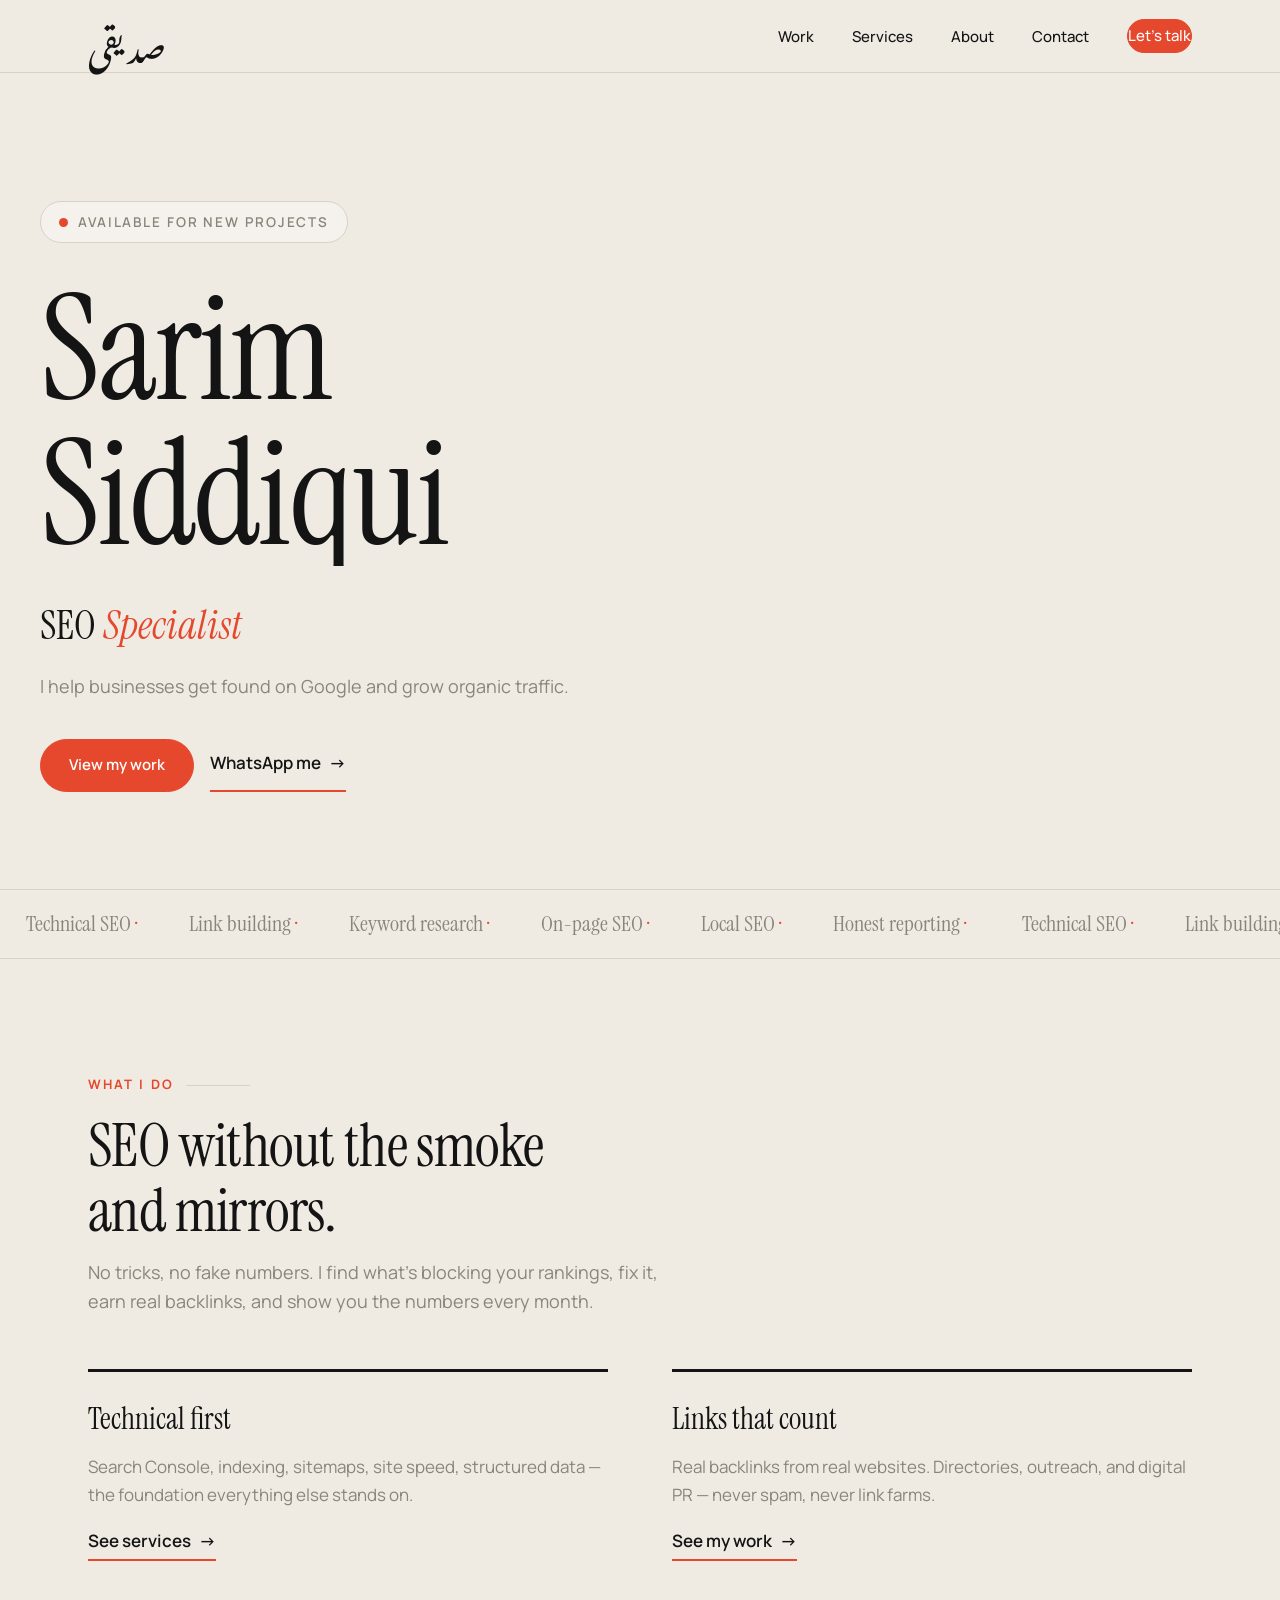
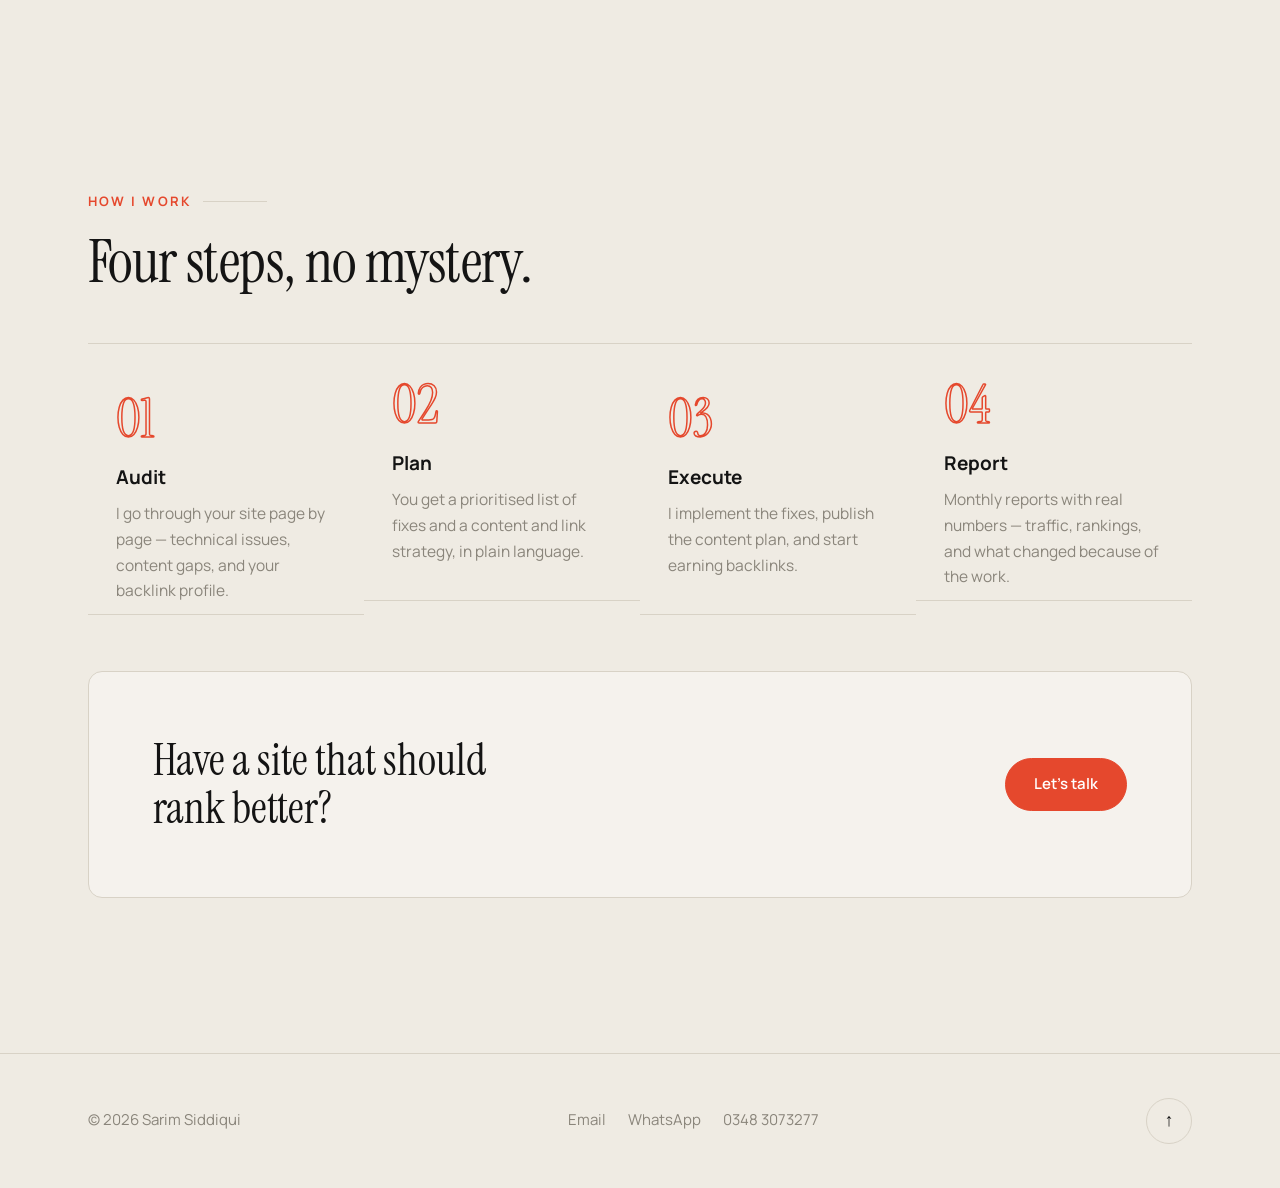
<file: index.html>
<!DOCTYPE html>
<html lang="en">
<head>
  <meta charset="UTF-8">
  <meta name="viewport" content="width=device-width, initial-scale=1.0">
  <title>Sarim Siddiqui | SEO Specialist</title>
  <meta name="description" content="Sarim Siddiqui is an SEO specialist helping businesses get found on Google and grow organic traffic. Technical SEO, link building, and honest reporting.">
  <!-- TODO: replace with the live domain before deploying -->
  <link rel="canonical" href="https://sarimsiddiqui.com/">
  <meta property="og:type" content="website">
  <meta property="og:title" content="Sarim Siddiqui | SEO Specialist">
  <meta property="og:description" content="I help businesses get found on Google and grow organic traffic.">
  <meta property="og:url" content="https://sarimsiddiqui.com/">
  <meta property="og:image" content="https://sarimsiddiqui.com/assets/img/og-image.png">
  <meta name="twitter:card" content="summary_large_image">
  <meta name="twitter:title" content="Sarim Siddiqui | SEO Specialist">
  <meta name="twitter:description" content="I help businesses get found on Google and grow organic traffic.">
  <meta name="twitter:image" content="https://sarimsiddiqui.com/assets/img/og-image.png">
  <!-- TODO: paste the real GA4 measurement ID -->
  <!-- <script async src="https://www.googletagmanager.com/gtag/js?id=G-XXXXXXXXXX"></script> -->
  <!-- TODO: paste the real Search Console verification token -->
  <!-- <meta name="google-site-verification" content="PASTE_TOKEN_HERE"> -->
  <link rel="preconnect" href="https://fonts.googleapis.com">
  <link rel="preconnect" href="https://fonts.gstatic.com" crossorigin>
  <link href="https://fonts.googleapis.com/css2?family=Instrument+Serif:ital@0;1&family=Manrope:wght@400;500;600;700&family=Noto+Nastaliq+Urdu:wght@400;500;600&display=swap" rel="stylesheet">
  <link rel="stylesheet" href="assets/css/style.css">
  <link rel="icon" type="image/svg+xml" href="assets/img/logo.svg">
  <script type="application/ld+json">
  {
    "@context": "https://schema.org",
    "@type": "Person",
    "name": "Sarim Siddiqui",
    "jobTitle": "SEO Specialist",
    "email": "mailto:Sarimsiddiqui900@gmail.com",
    "telephone": "+923483073277"
  }
  </script>
  <script type="application/ld+json">
  {
    "@context": "https://schema.org",
    "@type": "ProfessionalService",
    "name": "Sarim Siddiqui — SEO Specialist",
    "description": "Technical SEO, link building, keyword research, on-page SEO, local SEO and reporting.",
    "email": "mailto:Sarimsiddiqui900@gmail.com",
    "telephone": "+923483073277"
  }
  </script>
</head>
<body>
  <header class="nav">
    <div class="wrap nav-inner">
      <a class="brand" href="index.html" aria-label="Sarim Siddiqui — home">
        <span class="brand-urdu" lang="ur" aria-hidden="true">&#1589;&#1583;&#1740;&#1602;&#1740;</span>
      </a>
      <nav aria-label="Main navigation">
        <ul class="nav-links" id="nav-links">
          <li><a href="work.html">Work</a></li>
          <li><a href="services.html">Services</a></li>
          <li><a href="about.html">About</a></li>
          <li><a href="contact.html">Contact</a></li>
          <li><a class="btn" href="contact.html">Let's talk</a></li>
        </ul>
      </nav>
      <button class="burger" aria-label="Open menu" aria-expanded="false" aria-controls="nav-links">
        <span></span><span></span><span></span>
      </button>
    </div>
  </header>

  <main>
    <section class="hero wrap" aria-labelledby="hero-h">
      <span class="hero-kicker"><span class="dot" aria-hidden="true"></span>Available for new projects</span>
      <h1 id="hero-h">
        <span class="line"><span>Sarim</span></span>
        <span class="line"><span>Siddiqui</span></span>
      </h1>
      <p class="hero-sub">SEO <em>Specialist</em></p>
      <p class="hero-pos">I help businesses get found on Google and grow organic traffic.</p>
      <div class="hero-cta">
        <a class="btn" href="work.html">View my work</a>
        <a class="link-arrow" href="https://wa.me/923483073277" target="_blank" rel="noopener">WhatsApp me <span class="arr" aria-hidden="true">&rarr;</span></a>
      </div>
    </section>

    <div class="marquee" aria-hidden="true">
      <div class="marquee-track">
        <span>Technical SEO <b>&middot;</b></span><span>Link building <b>&middot;</b></span><span>Keyword research <b>&middot;</b></span><span>On-page SEO <b>&middot;</b></span><span>Local SEO <b>&middot;</b></span><span>Honest reporting <b>&middot;</b></span>
        <span>Technical SEO <b>&middot;</b></span><span>Link building <b>&middot;</b></span><span>Keyword research <b>&middot;</b></span><span>On-page SEO <b>&middot;</b></span><span>Local SEO <b>&middot;</b></span><span>Honest reporting <b>&middot;</b></span>
      </div>
    </div>

    <section aria-labelledby="what-i-do">
      <div class="wrap">
        <p class="sec-label rv">What I do</p>
        <h2 class="sec-title rv" id="what-i-do">SEO without the smoke<br>and mirrors.</h2>
        <p class="sec-intro rv d1">No tricks, no fake numbers. I find what's blocking your rankings, fix it, earn real backlinks, and show you the numbers every month.</p>
        <div class="teaser-grid">
          <div class="teaser rv">
            <h3>Technical first</h3>
            <p>Search Console, indexing, sitemaps, site speed, structured data — the foundation everything else stands on.</p>
            <a class="link-arrow" href="services.html">See services <span class="arr" aria-hidden="true">&rarr;</span></a>
          </div>
          <div class="teaser rv d1">
            <h3>Links that count</h3>
            <p>Real backlinks from real websites. Directories, outreach, and digital PR — never spam, never link farms.</p>
            <a class="link-arrow" href="work.html">See my work <span class="arr" aria-hidden="true">&rarr;</span></a>
          </div>
        </div>
      </div>
    </section>

    <section aria-labelledby="how-i-work">
      <div class="wrap">
        <p class="sec-label rv">How I work</p>
        <h2 class="sec-title rv" id="how-i-work">Four steps, no mystery.</h2>
        <div class="steps">
          <div class="step rv">
            <span class="step-n" aria-hidden="true">01</span>
            <h3>Audit</h3>
            <p>I go through your site page by page — technical issues, content gaps, and your backlink profile.</p>
          </div>
          <div class="step rv d1">
            <span class="step-n" aria-hidden="true">02</span>
            <h3>Plan</h3>
            <p>You get a prioritised list of fixes and a content and link strategy, in plain language.</p>
          </div>
          <div class="step rv d2">
            <span class="step-n" aria-hidden="true">03</span>
            <h3>Execute</h3>
            <p>I implement the fixes, publish the content plan, and start earning backlinks.</p>
          </div>
          <div class="step rv d3">
            <span class="step-n" aria-hidden="true">04</span>
            <h3>Report</h3>
            <p>Monthly reports with real numbers — traffic, rankings, and what changed because of the work.</p>
          </div>
        </div>
        <div class="big-cta rv">
          <h3>Have a site that should<br>rank better?</h3>
          <a class="btn" href="contact.html">Let's talk</a>
        </div>
      </div>
    </section>
  </main>

  <footer>
    <div class="wrap foot">
      <span>&copy; <span id="year">2026</span> Sarim Siddiqui</span>
      <nav aria-label="Footer">
        <a href="mailto:Sarimsiddiqui900@gmail.com">Email</a>
        <a href="https://wa.me/923483073277" target="_blank" rel="noopener">WhatsApp</a>
        <a href="tel:+923483073277">0348 3073277</a>
      </nav>
      <button class="to-top" aria-label="Back to top">&uarr;</button>
    </div>
  </footer>

  <script src="assets/js/main.js" defer></script>
</body>
</html>
</file>
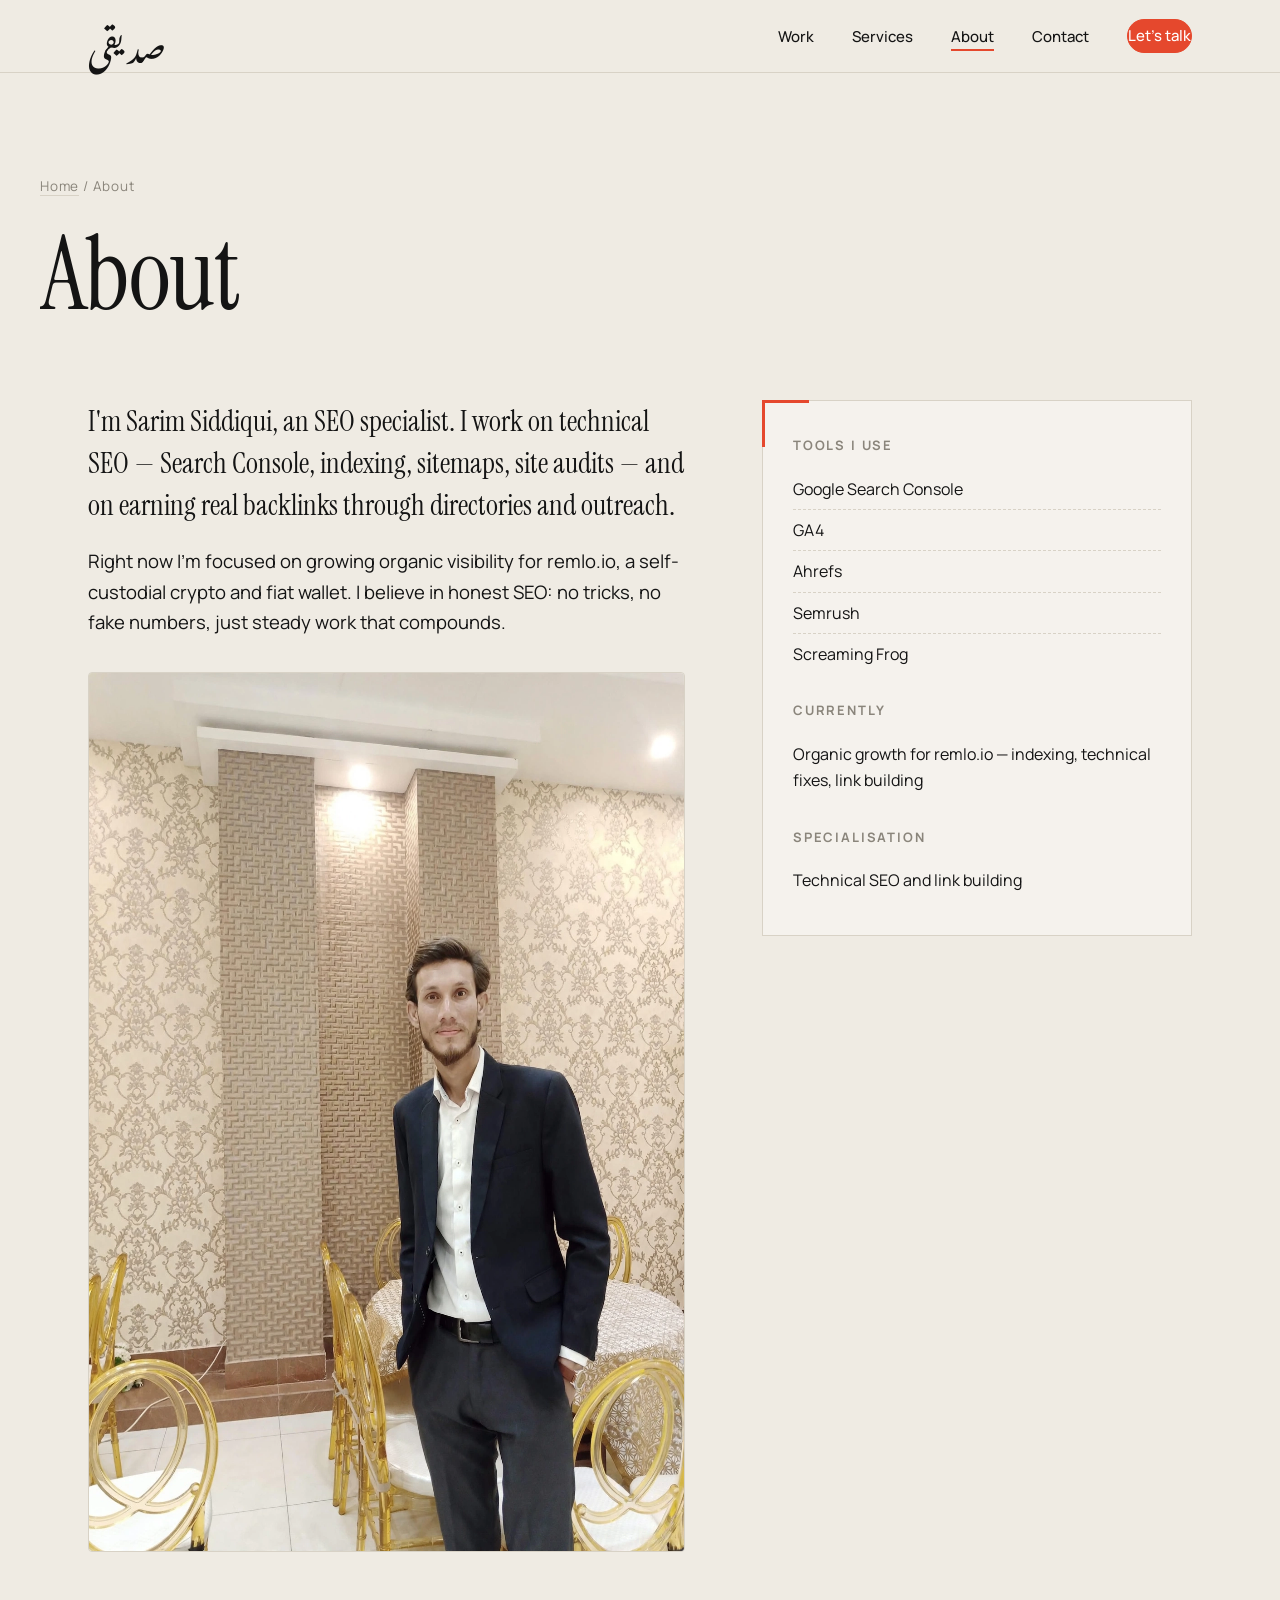
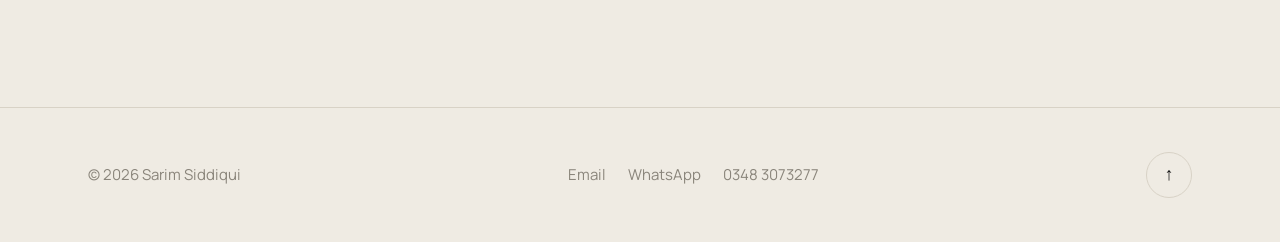
<file: about.html>
<!DOCTYPE html>
<html lang="en">
<head>
  <meta charset="UTF-8">
  <meta name="viewport" content="width=device-width, initial-scale=1.0">
  <title>About | Sarim Siddiqui, SEO Specialist</title>
  <meta name="description" content="About Sarim Siddiqui — SEO specialist focused on technical SEO and link building. Tools, current work, and how to reach him.">
  <link rel="canonical" href="https://sarimsiddiqui.com/about.html">
  <meta property="og:type" content="website">
  <meta property="og:title" content="About | Sarim Siddiqui, SEO Specialist">
  <meta property="og:description" content="SEO specialist focused on technical SEO and link building. No tricks, no fake numbers.">
  <meta property="og:url" content="https://sarimsiddiqui.com/about.html">
  <meta property="og:image" content="https://sarimsiddiqui.com/assets/img/og-image.png">
  <meta name="twitter:card" content="summary_large_image">
  <link rel="preconnect" href="https://fonts.googleapis.com">
  <link rel="preconnect" href="https://fonts.gstatic.com" crossorigin>
  <link href="https://fonts.googleapis.com/css2?family=Instrument+Serif:ital@0;1&family=Manrope:wght@400;500;600;700&family=Noto+Nastaliq+Urdu:wght@400;500;600&display=swap" rel="stylesheet">
  <link rel="stylesheet" href="assets/css/style.css">
  <link rel="icon" type="image/svg+xml" href="assets/img/logo.svg">
  <script type="application/ld+json">
  {
    "@context": "https://schema.org",
    "@type": "BreadcrumbList",
    "itemListElement": [
      {"@type": "ListItem", "position": 1, "name": "Home", "item": "https://sarimsiddiqui.com/"},
      {"@type": "ListItem", "position": 2, "name": "About", "item": "https://sarimsiddiqui.com/about.html"}
    ]
  }
  </script>
</head>
<body>
  <header class="nav">
    <div class="wrap nav-inner">
      <a class="brand" href="index.html" aria-label="Sarim Siddiqui — home">
        <span class="brand-urdu" lang="ur" aria-hidden="true">&#1589;&#1583;&#1740;&#1602;&#1740;</span>
      </a>
      <nav aria-label="Main navigation">
        <ul class="nav-links" id="nav-links">
          <li><a href="work.html">Work</a></li>
          <li><a href="services.html">Services</a></li>
          <li><a href="about.html" aria-current="page">About</a></li>
          <li><a href="contact.html">Contact</a></li>
          <li><a class="btn" href="contact.html">Let's talk</a></li>
        </ul>
      </nav>
      <button class="burger" aria-label="Open menu" aria-expanded="false" aria-controls="nav-links">
        <span></span><span></span><span></span>
      </button>
    </div>
  </header>

  <main>
    <section class="page-hero wrap" aria-labelledby="page-h">
      <p class="crumbs"><a href="index.html">Home</a> / About</p>
      <h1 id="page-h"><span class="line"><span>About</span></span></h1>
    </section>

    <section aria-label="Biography" style="padding-top:20px">
      <div class="wrap about-grid">
        <div class="bio rv">
          <p>I'm Sarim Siddiqui, an SEO specialist. I work on technical SEO — Search Console, indexing, sitemaps, site audits — and on earning real backlinks through directories and outreach.</p>
          <p>Right now I'm focused on growing organic visibility for remlo.io, a self-custodial crypto and fiat wallet. I believe in honest SEO: no tricks, no fake numbers, just steady work that compounds.</p>
          <figure class="rv d1" style="margin-top:34px">
            <img src="assets/img/sarim-portrait.webp" alt="Portrait of Sarim Siddiqui, SEO specialist, in a dark blazer" width="660" height="880" loading="lazy" style="border-radius:4px;border:1px solid var(--line)">
          </figure>
        </div>
        <aside class="about-side rv d1" aria-label="Tools and current work">
          <h3>Tools I use</h3>
          <ul>
            <li>Google Search Console</li>
            <li>GA4</li>
            <li>Ahrefs</li>
            <li>Semrush</li>
            <li>Screaming Frog</li>
          </ul>
          <h3>Currently</h3>
          <ul>
            <li>Organic growth for remlo.io — indexing, technical fixes, link building</li>
          </ul>
          <h3>Specialisation</h3>
          <ul>
            <li>Technical SEO and link building</li>
          </ul>
        </aside>
      </div>
    </section>
  </main>

  <footer>
    <div class="wrap foot">
      <span>&copy; <span id="year">2026</span> Sarim Siddiqui</span>
      <nav aria-label="Footer">
        <a href="mailto:Sarimsiddiqui900@gmail.com">Email</a>
        <a href="https://wa.me/923483073277" target="_blank" rel="noopener">WhatsApp</a>
        <a href="tel:+923483073277">0348 3073277</a>
      </nav>
      <button class="to-top" aria-label="Back to top">&uarr;</button>
    </div>
  </footer>

  <script src="assets/js/main.js" defer></script>
</body>
</html>
</file>
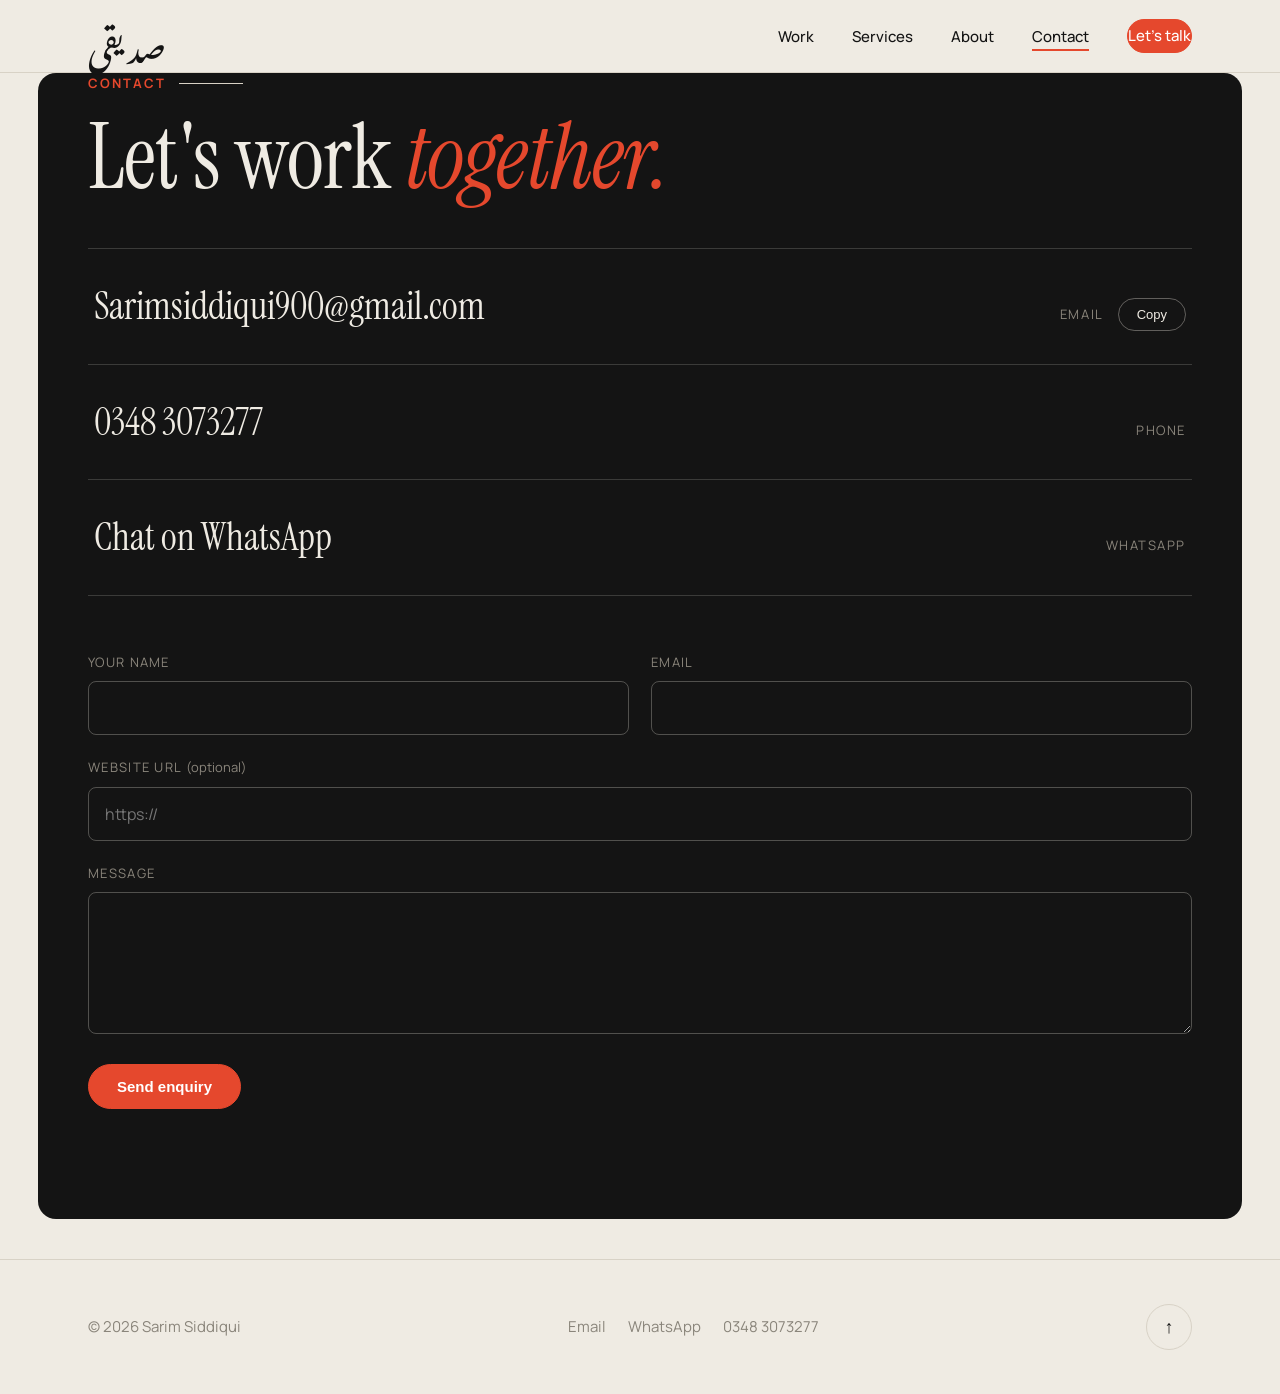
<file: contact.html>
<!DOCTYPE html>
<html lang="en">
<head>
  <meta charset="UTF-8">
  <meta name="viewport" content="width=device-width, initial-scale=1.0">
  <title>Contact | Sarim Siddiqui, SEO Specialist</title>
  <meta name="description" content="Contact Sarim Siddiqui — SEO specialist. Email, phone, WhatsApp, or send a project enquiry.">
  <link rel="canonical" href="https://sarimsiddiqui.com/contact.html">
  <meta property="og:type" content="website">
  <meta property="og:title" content="Contact | Sarim Siddiqui, SEO Specialist">
  <meta property="og:description" content="Email, phone, WhatsApp — or send a project enquiry.">
  <meta property="og:url" content="https://sarimsiddiqui.com/contact.html">
  <meta property="og:image" content="https://sarimsiddiqui.com/assets/img/og-image.png">
  <meta name="twitter:card" content="summary_large_image">
  <link rel="preconnect" href="https://fonts.googleapis.com">
  <link rel="preconnect" href="https://fonts.gstatic.com" crossorigin>
  <link href="https://fonts.googleapis.com/css2?family=Instrument+Serif:ital@0;1&family=Manrope:wght@400;500;600;700&family=Noto+Nastaliq+Urdu:wght@400;500;600&display=swap" rel="stylesheet">
  <link rel="stylesheet" href="assets/css/style.css">
  <link rel="icon" type="image/svg+xml" href="assets/img/logo.svg">
  <script type="application/ld+json">
  {
    "@context": "https://schema.org",
    "@type": "BreadcrumbList",
    "itemListElement": [
      {"@type": "ListItem", "position": 1, "name": "Home", "item": "https://sarimsiddiqui.com/"},
      {"@type": "ListItem", "position": 2, "name": "Contact", "item": "https://sarimsiddiqui.com/contact.html"}
    ]
  }
  </script>
</head>
<body>
  <header class="nav">
    <div class="wrap nav-inner">
      <a class="brand" href="index.html" aria-label="Sarim Siddiqui — home">
        <span class="brand-urdu" lang="ur" aria-hidden="true">&#1589;&#1583;&#1740;&#1602;&#1740;</span>
      </a>
      <nav aria-label="Main navigation">
        <ul class="nav-links" id="nav-links">
          <li><a href="work.html">Work</a></li>
          <li><a href="services.html">Services</a></li>
          <li><a href="about.html">About</a></li>
          <li><a href="contact.html" aria-current="page">Contact</a></li>
          <li><a class="btn" href="contact.html">Let's talk</a></li>
        </ul>
      </nav>
      <button class="burger" aria-label="Open menu" aria-expanded="false" aria-controls="nav-links">
        <span></span><span></span><span></span>
      </button>
    </div>
  </header>

  <main>
    <div class="contact">
      <section class="wrap" aria-labelledby="contact-h" style="padding-bottom:clamp(64px,9vw,110px)">
        <p class="sec-label rv">Contact</p>
        <h2 id="contact-h" class="rv">Let's work <em>together.</em></h2>

        <div class="c-links rv d1">
          <a href="mailto:Sarimsiddiqui900@gmail.com">
            <span>Sarimsiddiqui900@gmail.com</span>
            <span><small>Email</small><button type="button" class="copy-btn" data-copy="Sarimsiddiqui900@gmail.com">Copy</button></span>
          </a>
          <a href="tel:+923483073277">
            <span>0348 3073277</span>
            <span><small>Phone</small></span>
          </a>
          <a href="https://wa.me/923483073277" target="_blank" rel="noopener">
            <span>Chat on WhatsApp</span>
            <span><small>WhatsApp</small></span>
          </a>
        </div>

        <form class="form rv d2" id="contact-form" novalidate aria-label="Project enquiry form">
          <div class="field">
            <label for="f-name">Your name</label>
            <input id="f-name" name="name" type="text" autocomplete="name" data-required>
            <p class="err">Please enter your name.</p>
          </div>
          <div class="field">
            <label for="f-email">Email</label>
            <input id="f-email" name="email" type="email" autocomplete="email" data-required>
            <p class="err">Please enter a valid email address.</p>
          </div>
          <div class="field full">
            <label for="f-site">Website URL <span style="text-transform:none;letter-spacing:0">(optional)</span></label>
            <input id="f-site" name="website" type="url" inputmode="url" placeholder="https://">
          </div>
          <div class="field full">
            <label for="f-msg">Message</label>
            <textarea id="f-msg" name="message" rows="5" data-required></textarea>
            <p class="err">Please write a short message.</p>
          </div>
          <div class="full">
            <button class="btn" type="submit">Send enquiry</button>
          </div>
          <div class="full form-ok" id="form-success" role="status">
            Your message is ready as an email draft — review it and hit send:
            <br><br>
            <a class="btn" id="draft-link" href="mailto:Sarimsiddiqui900@gmail.com">Open email draft</a>
          </div>
        </form>
      </section>
    </div>
  </main>

  <footer>
    <div class="wrap foot">
      <span>&copy; <span id="year">2026</span> Sarim Siddiqui</span>
      <nav aria-label="Footer">
        <a href="mailto:Sarimsiddiqui900@gmail.com">Email</a>
        <a href="https://wa.me/923483073277" target="_blank" rel="noopener">WhatsApp</a>
        <a href="tel:+923483073277">0348 3073277</a>
      </nav>
      <button class="to-top" aria-label="Back to top">&uarr;</button>
    </div>
  </footer>

  <script src="assets/js/main.js" defer></script>
</body>
</html>
</file>
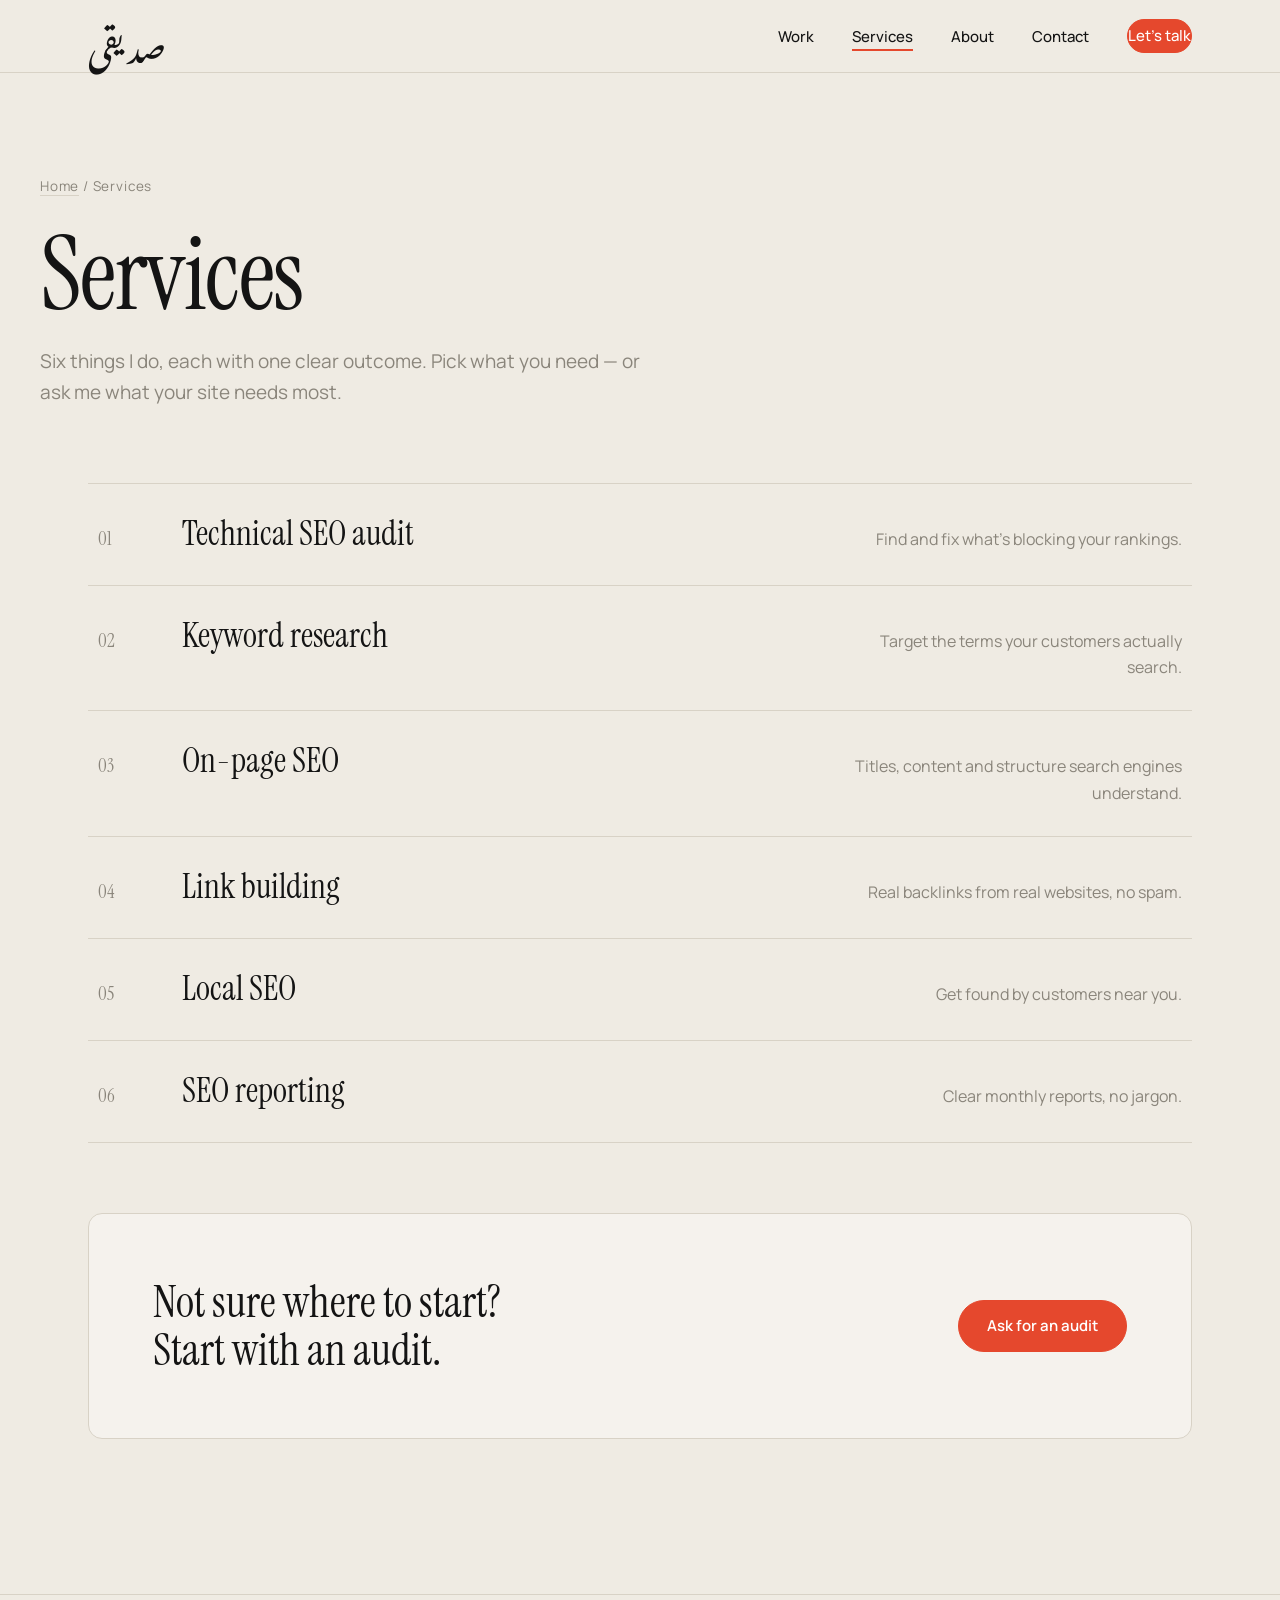
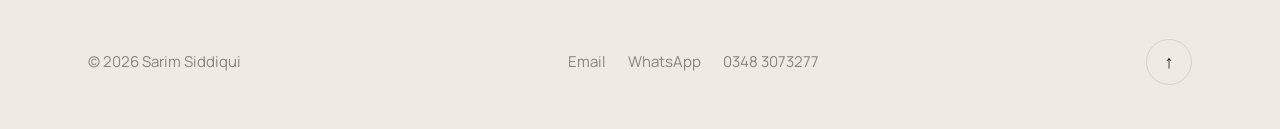
<file: services.html>
<!DOCTYPE html>
<html lang="en">
<head>
  <meta charset="UTF-8">
  <meta name="viewport" content="width=device-width, initial-scale=1.0">
  <title>Services | Sarim Siddiqui, SEO Specialist</title>
  <meta name="description" content="SEO services: technical audits, keyword research, on-page SEO, link building, local SEO and clear monthly reporting.">
  <link rel="canonical" href="https://sarimsiddiqui.com/services.html">
  <meta property="og:type" content="website">
  <meta property="og:title" content="Services | Sarim Siddiqui, SEO Specialist">
  <meta property="og:description" content="Technical audits, keyword research, on-page SEO, link building, local SEO and honest reporting.">
  <meta property="og:url" content="https://sarimsiddiqui.com/services.html">
  <meta property="og:image" content="https://sarimsiddiqui.com/assets/img/og-image.png">
  <meta name="twitter:card" content="summary_large_image">
  <link rel="preconnect" href="https://fonts.googleapis.com">
  <link rel="preconnect" href="https://fonts.gstatic.com" crossorigin>
  <link href="https://fonts.googleapis.com/css2?family=Instrument+Serif:ital@0;1&family=Manrope:wght@400;500;600;700&family=Noto+Nastaliq+Urdu:wght@400;500;600&display=swap" rel="stylesheet">
  <link rel="stylesheet" href="assets/css/style.css">
  <link rel="icon" type="image/svg+xml" href="assets/img/logo.svg">
  <script type="application/ld+json">
  {
    "@context": "https://schema.org",
    "@type": "BreadcrumbList",
    "itemListElement": [
      {"@type": "ListItem", "position": 1, "name": "Home", "item": "https://sarimsiddiqui.com/"},
      {"@type": "ListItem", "position": 2, "name": "Services", "item": "https://sarimsiddiqui.com/services.html"}
    ]
  }
  </script>
</head>
<body>
  <header class="nav">
    <div class="wrap nav-inner">
      <a class="brand" href="index.html" aria-label="Sarim Siddiqui — home">
        <span class="brand-urdu" lang="ur" aria-hidden="true">&#1589;&#1583;&#1740;&#1602;&#1740;</span>
      </a>
      <nav aria-label="Main navigation">
        <ul class="nav-links" id="nav-links">
          <li><a href="work.html">Work</a></li>
          <li><a href="services.html" aria-current="page">Services</a></li>
          <li><a href="about.html">About</a></li>
          <li><a href="contact.html">Contact</a></li>
          <li><a class="btn" href="contact.html">Let's talk</a></li>
        </ul>
      </nav>
      <button class="burger" aria-label="Open menu" aria-expanded="false" aria-controls="nav-links">
        <span></span><span></span><span></span>
      </button>
    </div>
  </header>

  <main>
    <section class="page-hero wrap" aria-labelledby="page-h">
      <p class="crumbs"><a href="index.html">Home</a> / Services</p>
      <h1 id="page-h"><span class="line"><span>Services</span></span></h1>
      <p class="lead">Six things I do, each with one clear outcome. Pick what you need — or ask me what your site needs most.</p>
    </section>

    <section aria-label="Service list" style="padding-top:20px">
      <div class="wrap">
        <ul class="svc-list">
          <li class="rv">
            <span class="svc-num">01</span>
            <span class="svc-name">Technical SEO audit</span>
            <span class="svc-out">Find and fix what's blocking your rankings.</span>
          </li>
          <li class="rv d1">
            <span class="svc-num">02</span>
            <span class="svc-name">Keyword research</span>
            <span class="svc-out">Target the terms your customers actually search.</span>
          </li>
          <li class="rv">
            <span class="svc-num">03</span>
            <span class="svc-name">On-page SEO</span>
            <span class="svc-out">Titles, content and structure search engines understand.</span>
          </li>
          <li class="rv d1">
            <span class="svc-num">04</span>
            <span class="svc-name">Link building</span>
            <span class="svc-out">Real backlinks from real websites, no spam.</span>
          </li>
          <li class="rv">
            <span class="svc-num">05</span>
            <span class="svc-name">Local SEO</span>
            <span class="svc-out">Get found by customers near you.</span>
          </li>
          <li class="rv d1">
            <span class="svc-num">06</span>
            <span class="svc-name">SEO reporting</span>
            <span class="svc-out">Clear monthly reports, no jargon.</span>
          </li>
        </ul>
        <div class="big-cta rv">
          <h3>Not sure where to start?<br>Start with an audit.</h3>
          <a class="btn" href="contact.html">Ask for an audit</a>
        </div>
      </div>
    </section>
  </main>

  <footer>
    <div class="wrap foot">
      <span>&copy; <span id="year">2026</span> Sarim Siddiqui</span>
      <nav aria-label="Footer">
        <a href="mailto:Sarimsiddiqui900@gmail.com">Email</a>
        <a href="https://wa.me/923483073277" target="_blank" rel="noopener">WhatsApp</a>
        <a href="tel:+923483073277">0348 3073277</a>
      </nav>
      <button class="to-top" aria-label="Back to top">&uarr;</button>
    </div>
  </footer>

  <script src="assets/js/main.js" defer></script>
</body>
</html>
</file>
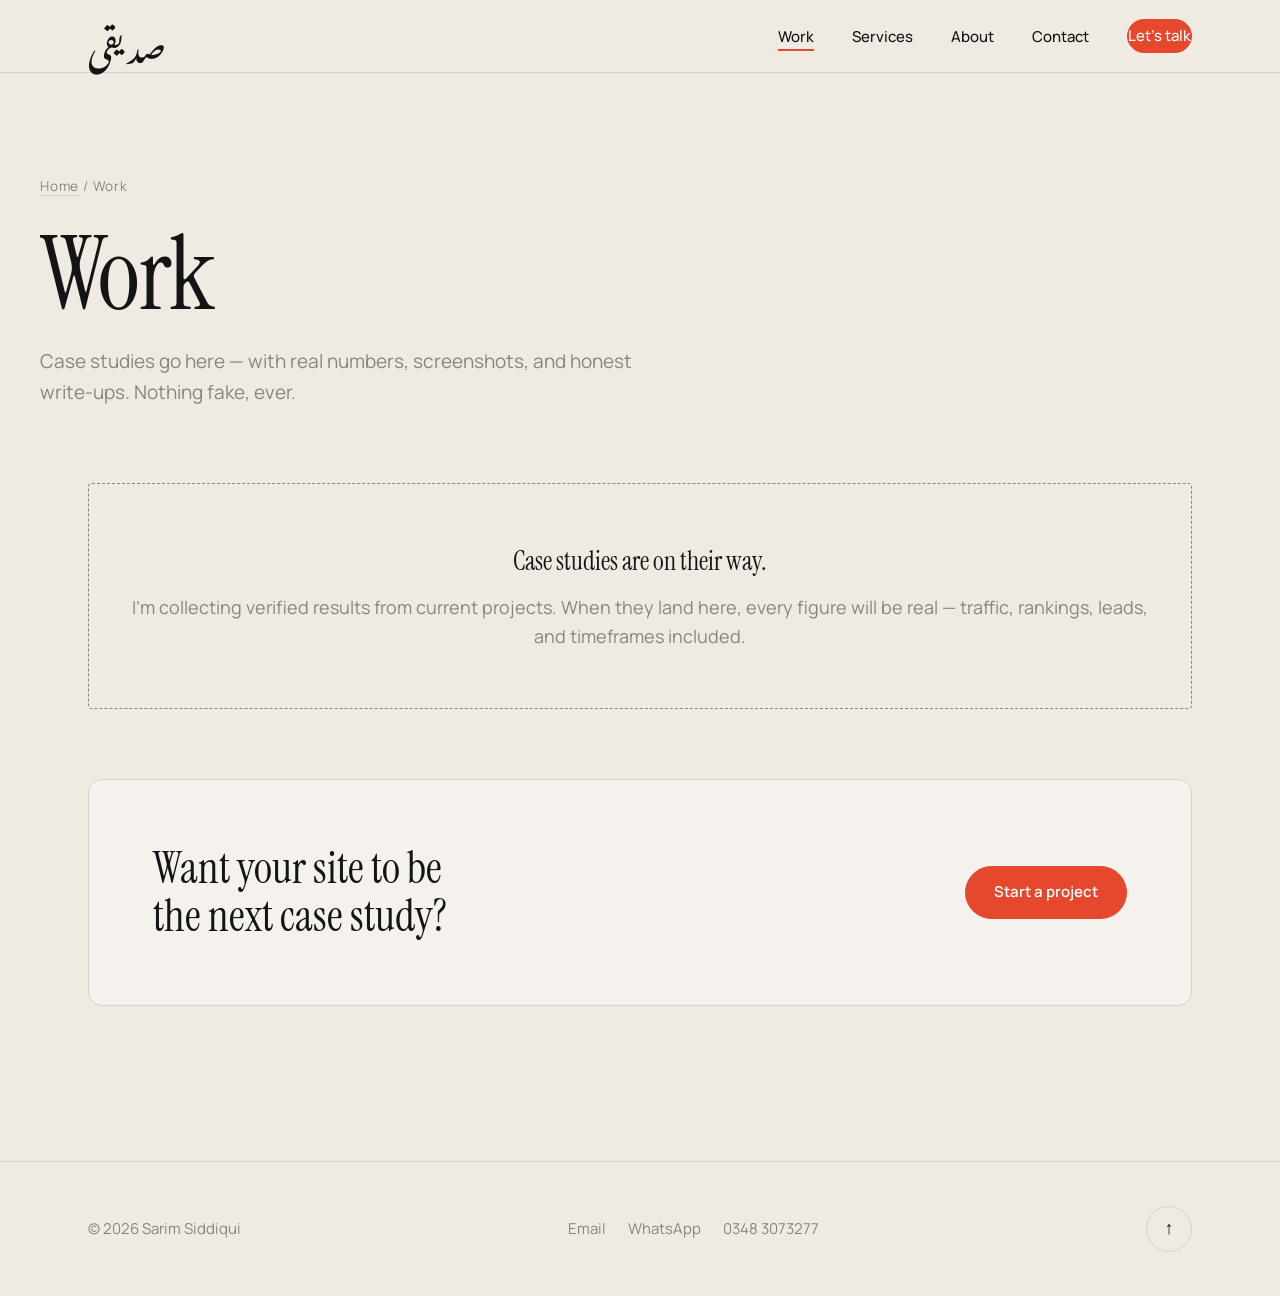
<file: work.html>
<!DOCTYPE html>
<html lang="en">
<head>
  <meta charset="UTF-8">
  <meta name="viewport" content="width=device-width, initial-scale=1.0">
  <title>Work | Sarim Siddiqui, SEO Specialist</title>
  <meta name="description" content="Selected SEO work by Sarim Siddiqui. Case studies with real, verified results — no fake numbers.">
  <link rel="canonical" href="https://sarimsiddiqui.com/work.html">
  <meta property="og:type" content="website">
  <meta property="og:title" content="Work | Sarim Siddiqui, SEO Specialist">
  <meta property="og:description" content="Selected SEO work. Case studies with real, verified results — no fake numbers.">
  <meta property="og:url" content="https://sarimsiddiqui.com/work.html">
  <meta property="og:image" content="https://sarimsiddiqui.com/assets/img/og-image.png">
  <meta name="twitter:card" content="summary_large_image">
  <link rel="preconnect" href="https://fonts.googleapis.com">
  <link rel="preconnect" href="https://fonts.gstatic.com" crossorigin>
  <link href="https://fonts.googleapis.com/css2?family=Instrument+Serif:ital@0;1&family=Manrope:wght@400;500;600;700&family=Noto+Nastaliq+Urdu:wght@400;500;600&display=swap" rel="stylesheet">
  <link rel="stylesheet" href="assets/css/style.css">
  <link rel="icon" type="image/svg+xml" href="assets/img/logo.svg">
  <script type="application/ld+json">
  {
    "@context": "https://schema.org",
    "@type": "BreadcrumbList",
    "itemListElement": [
      {"@type": "ListItem", "position": 1, "name": "Home", "item": "https://sarimsiddiqui.com/"},
      {"@type": "ListItem", "position": 2, "name": "Work", "item": "https://sarimsiddiqui.com/work.html"}
    ]
  }
  </script>
</head>
<body>
  <header class="nav">
    <div class="wrap nav-inner">
      <a class="brand" href="index.html" aria-label="Sarim Siddiqui — home">
        <span class="brand-urdu" lang="ur" aria-hidden="true">&#1589;&#1583;&#1740;&#1602;&#1740;</span>
      </a>
      <nav aria-label="Main navigation">
        <ul class="nav-links" id="nav-links">
          <li><a href="work.html" aria-current="page">Work</a></li>
          <li><a href="services.html">Services</a></li>
          <li><a href="about.html">About</a></li>
          <li><a href="contact.html">Contact</a></li>
          <li><a class="btn" href="contact.html">Let's talk</a></li>
        </ul>
      </nav>
      <button class="burger" aria-label="Open menu" aria-expanded="false" aria-controls="nav-links">
        <span></span><span></span><span></span>
      </button>
    </div>
  </header>

  <main>
    <section class="page-hero wrap" aria-labelledby="page-h">
      <p class="crumbs"><a href="index.html">Home</a> / Work</p>
      <h1 id="page-h"><span class="line"><span>Work</span></span></h1>
      <p class="lead">Case studies go here — with real numbers, screenshots, and honest write-ups. Nothing fake, ever.</p>
    </section>

    <section aria-label="Case studies" style="padding-top:20px">
      <div class="wrap">
        <div class="empty-note rv">
          <strong>Case studies are on their way.</strong>
          I'm collecting verified results from current projects. When they land here, every figure will be real — traffic, rankings, leads, and timeframes included.
        </div>
        <div class="big-cta rv">
          <h3>Want your site to be<br>the next case study?</h3>
          <a class="btn" href="contact.html">Start a project</a>
        </div>
      </div>
    </section>
  </main>

  <footer>
    <div class="wrap foot">
      <span>&copy; <span id="year">2026</span> Sarim Siddiqui</span>
      <nav aria-label="Footer">
        <a href="mailto:Sarimsiddiqui900@gmail.com">Email</a>
        <a href="https://wa.me/923483073277" target="_blank" rel="noopener">WhatsApp</a>
        <a href="tel:+923483073277">0348 3073277</a>
      </nav>
      <button class="to-top" aria-label="Back to top">&uarr;</button>
    </div>
  </footer>

  <script src="assets/js/main.js" defer></script>
</body>
</html>
</file>
<file: assets/css/style.css>
/* Sarim Siddiqui — Portfolio
   Palette: Bone #EFEBE3 · Ink #141414 · Vermilion #E5482D · Stone #8A857B · Line #D8D2C6
   Fonts: Instrument Serif (headings) · Manrope (body) */

:root{
  --bone:#EFEBE3;
  --ink:#141414;
  --vermilion:#E5482D;
  --stone:#8A857B;
  --line:#D8D2C6;
  --serif:"Instrument Serif",Georgia,serif;
  --sans:"Manrope",-apple-system,"Segoe UI",sans-serif;
}

*{margin:0;padding:0;box-sizing:border-box}
html{scroll-behavior:smooth}
body{
  background:var(--bone);
  color:var(--ink);
  font-family:var(--sans);
  font-size:17px;
  line-height:1.65;
  -webkit-font-smoothing:antialiased;
  overflow-x:hidden;
}
::selection{background:var(--vermilion);color:var(--bone)}
img{max-width:100%;display:block}
a{color:inherit;text-decoration:none}

/* ---------- cursor ---------- */
.cursor-dot{
  position:fixed;top:0;left:0;width:10px;height:10px;border-radius:50%;
  background:var(--vermilion);pointer-events:none;z-index:9999;
  transform:translate(-50%,-50%);opacity:0;transition:opacity .25s, width .25s, height .25s;
}
.cursor-dot.on{opacity:1}
.cursor-dot.grow{width:44px;height:44px;opacity:.85}
@media (hover:none),(pointer:coarse){.cursor-dot{display:none}}

/* ---------- layout ---------- */
.wrap{max-width:1200px;margin:0 auto;padding:0 clamp(20px,4vw,48px)}
section{padding:clamp(64px,9vw,130px) 0}

/* ---------- navbar ---------- */
.nav{
  position:sticky;top:0;z-index:100;
  background:color-mix(in srgb,var(--bone) 92%,transparent);
  backdrop-filter:blur(8px);-webkit-backdrop-filter:blur(8px);
  border-bottom:1px solid var(--line);
}
.nav-inner{display:flex;align-items:center;justify-content:space-between;height:72px}
.brand{display:flex;align-items:center;gap:12px;height:72px}
.brand-urdu{
  font-family:"Noto Nastaliq Urdu","Jameel Noori Nastaleeq",serif;
  font-size:34px;line-height:1;color:var(--ink);
  display:inline-block;transform:translateY(5px);
  transition:color .3s,transform .35s cubic-bezier(.34,1.56,.64,1);
}
.brand:hover .brand-urdu{color:var(--vermilion);transform:translateY(5px) rotate(-4deg)}
.nav-links{display:flex;align-items:center;gap:clamp(18px,3vw,38px);list-style:none}
.nav-links a{font-size:15px;font-weight:500;position:relative;padding:4px 0}
.nav-links a::after{
  content:"";position:absolute;left:0;bottom:0;height:2px;width:100%;
  background:var(--vermilion);transform:scaleX(0);transform-origin:right;
  transition:transform .35s cubic-bezier(.65,0,.35,1);
}
.nav-links a:hover::after,.nav-links a[aria-current="page"]::after{transform:scaleX(1);transform-origin:left}
.btn{
  display:inline-block;background:var(--vermilion);color:#fff;white-space:nowrap;
  padding:13px 28px;border-radius:999px;font-weight:600;font-size:15px;
  border:1.5px solid var(--vermilion);
  transition:transform .3s cubic-bezier(.34,1.56,.64,1),background .3s,color .3s;
}
.btn:hover{transform:translateY(-3px) rotate(-1deg);background:var(--ink);border-color:var(--ink)}
.btn.ghost{background:transparent;color:var(--ink)}
.btn.ghost:hover{background:var(--ink);color:var(--bone)}
.burger{display:none;background:none;border:0;cursor:pointer;padding:10px;z-index:120}
.burger span{display:block;width:26px;height:2px;background:var(--ink);margin:6px 0;transition:.35s}
@media(max-width:820px){
  .nav-links{
    position:fixed;inset:0;background:var(--bone);flex-direction:column;
    justify-content:center;gap:34px;font-size:28px;font-family:var(--serif);
    transform:translateY(-100%);transition:transform .5s cubic-bezier(.65,0,.35,1);
  }
  .nav-links.open{transform:translateY(0)}
  .nav-links a{font-size:30px}
  .burger{display:block}
  .nav.open .burger span:nth-child(1){transform:translateY(8px) rotate(45deg)}
  .nav.open .burger span:nth-child(2){opacity:0}
  .nav.open .burger span:nth-child(3){transform:translateY(-8px) rotate(-45deg)}
  .nav .btn{display:none}
}

/* ---------- hero ---------- */
.hero{padding:clamp(70px,10vw,140px) 0 clamp(40px,6vw,80px);position:relative}
.hero-kicker{
  display:inline-flex;align-items:center;gap:10px;font-size:13.5px;font-weight:600;
  letter-spacing:.14em;text-transform:uppercase;color:var(--stone);
  border:1px solid var(--line);border-radius:999px;padding:9px 18px;margin-bottom:34px;
  background:rgba(255,255,255,.35);
}
.dot{width:9px;height:9px;border-radius:50%;background:var(--vermilion);animation:pulse 1.8s infinite}
@keyframes pulse{0%,100%{transform:scale(1);opacity:1}50%{transform:scale(1.5);opacity:.55}}
.hero h1{
  font-family:var(--serif);font-weight:400;
  font-size:clamp(58px,11.5vw,158px);line-height:.98;letter-spacing:-.015em;
}
.hero h1 .line{display:block;overflow:hidden}
.hero h1 .line>span{display:inline-block;transform:translateY(110%);animation:rise .9s cubic-bezier(.2,.7,.2,1) forwards}
.hero h1 .line:nth-child(2)>span{animation-delay:.12s}
@keyframes rise{to{transform:translateY(0)}}
.hero-sub{
  margin-top:26px;font-family:var(--serif);font-size:clamp(24px,3.6vw,40px);
  opacity:0;animation:fadeUp .8s .5s forwards;
}
.hero-sub em{font-style:italic;color:var(--vermilion)}
.hero-pos{margin-top:14px;max-width:560px;color:var(--stone);font-size:18px;opacity:0;animation:fadeUp .8s .65s forwards}
@keyframes fadeUp{from{opacity:0;transform:translateY(18px)}to{opacity:1;transform:none}}
.hero-cta{display:flex;flex-wrap:wrap;gap:16px;margin-top:38px;opacity:0;animation:fadeUp .8s .8s forwards}
.link-arrow{font-weight:600;display:inline-flex;align-items:center;gap:8px;border-bottom:2px solid var(--vermilion);padding-bottom:3px}
.link-arrow .arr{transition:transform .3s}
.link-arrow:hover .arr{transform:translateX(6px)}

/* ---------- marquee ---------- */
.marquee{
  border-top:1px solid var(--line);border-bottom:1px solid var(--line);
  overflow:hidden;white-space:nowrap;padding:16px 0;margin:20px 0 0;
  font-family:var(--serif);font-size:22px;color:var(--stone);
}
.marquee-track{display:inline-block;animation:scroll 26s linear infinite}
.marquee span{margin:0 26px}
.marquee b{color:var(--vermilion);font-weight:400}
@keyframes scroll{to{transform:translateX(-50%)}}

/* ---------- reveal on scroll ---------- */
.rv{opacity:0;transform:translateY(28px);transition:opacity .7s ease,transform .7s cubic-bezier(.2,.7,.2,1)}
.rv.in{opacity:1;transform:none}
.rv.d1{transition-delay:.1s}.rv.d2{transition-delay:.2s}.rv.d3{transition-delay:.3s}

/* ---------- section headings ---------- */
.sec-label{
  font-size:13px;font-weight:700;letter-spacing:.16em;text-transform:uppercase;
  color:var(--vermilion);margin-bottom:18px;display:flex;align-items:center;gap:12px;
}
.sec-label::after{content:"";height:1px;width:64px;background:var(--line)}
h2.sec-title{font-family:var(--serif);font-weight:400;font-size:clamp(34px,5vw,60px);line-height:1.08;letter-spacing:-.01em;margin-bottom:14px}
.sec-intro{color:var(--stone);max-width:600px;font-size:18px}

/* ---------- services ---------- */
.svc-list{list-style:none;margin-top:44px;border-top:1px solid var(--line)}
.svc-list li{
  display:grid;grid-template-columns:64px 1fr auto;gap:20px;align-items:baseline;
  padding:30px 10px;border-bottom:1px solid var(--line);
  transition:background .3s,padding-left .35s cubic-bezier(.2,.7,.2,1);
}
.svc-list li:hover{background:rgba(255,255,255,.5);padding-left:26px}
.svc-num{font-family:var(--serif);color:var(--stone);font-size:19px}
.svc-name{font-family:var(--serif);font-size:clamp(24px,3vw,34px);line-height:1.2}
.svc-out{color:var(--stone);font-size:16px;max-width:340px;text-align:right}
@media(max-width:700px){.svc-list li{grid-template-columns:44px 1fr}.svc-out{grid-column:2;text-align:left}}

/* ---------- process ---------- */
.steps{display:grid;grid-template-columns:repeat(auto-fit,minmax(220px,1fr));gap:0;margin-top:48px;border-top:1px solid var(--line)}
.step{padding:34px 28px 10px;border-bottom:1px solid var(--line);position:relative;transition:background .3s}
.step:hover{background:rgba(229,72,45,.06)}
.step:nth-child(odd){transform:translateY(14px)}
.step-n{
  font-family:var(--serif);font-size:54px;color:transparent;
  -webkit-text-stroke:1.5px var(--vermilion);line-height:1;margin-bottom:16px;
  display:inline-block;transition:transform .35s;
}
.step:hover .step-n{transform:translateY(-6px) rotate(-4deg)}
.step h3{font-size:19px;margin-bottom:8px}
.step p{color:var(--stone);font-size:15.5px}

/* ---------- about ---------- */
.about-grid{display:grid;grid-template-columns:1.25fr .9fr;gap:clamp(36px,6vw,90px);align-items:start;margin-top:44px}
@media(max-width:860px){.about-grid{grid-template-columns:1fr}}
.about-grid .bio p{margin-bottom:20px;font-size:18.5px}
.about-grid .bio p:first-child{font-family:var(--serif);font-size:clamp(22px,2.6vw,29px);line-height:1.45}
.about-side{border:1px solid var(--line);padding:34px 30px;background:rgba(255,255,255,.35);position:relative}
.about-side::before{content:"";position:absolute;top:-1px;left:-1px;width:44px;height:44px;border-top:3px solid var(--vermilion);border-left:3px solid var(--vermilion)}
.about-side h3{font-size:13px;letter-spacing:.14em;text-transform:uppercase;color:var(--stone);margin:26px 0 12px}
.about-side h3:first-child{margin-top:0}
.about-side ul{list-style:none}
.about-side li{padding:7px 0;border-bottom:1px dashed var(--line);font-size:16px}
.about-side li:last-child{border-bottom:0}
.photo-frame{
  margin-top:34px;border:1.5px dashed var(--stone);border-radius:4px;
  aspect-ratio:4/5;display:grid;place-items:center;color:var(--stone);
  font-size:15px;text-align:center;padding:24px;background:rgba(255,255,255,.3);
}

/* ---------- work ---------- */
.work-list{margin-top:44px;border-top:1px solid var(--line);list-style:none}
.work-list li{
  display:grid;grid-template-columns:70px 1fr auto;gap:22px;align-items:center;
  padding:34px 10px;border-bottom:1px solid var(--line);
  transition:background .3s,padding-left .35s cubic-bezier(.2,.7,.2,1);
}
.work-list li:hover{background:rgba(255,255,255,.5);padding-left:26px}
.work-num{font-family:var(--serif);color:var(--stone)}
.work-client{font-family:var(--serif);font-size:clamp(26px,3.4vw,40px);line-height:1.15}
.work-result{text-align:right;font-weight:600}
.work-result small{display:block;color:var(--stone);font-weight:400}
.empty-note{
  margin-top:44px;border:1.5px dashed var(--stone);border-radius:4px;
  padding:56px 40px;text-align:center;color:var(--stone);font-size:18px;
}
.empty-note strong{font-family:var(--serif);color:var(--ink);font-size:26px;display:block;margin-bottom:10px;font-weight:400}

/* ---------- contact (dark) ---------- */
.contact{background:var(--ink);color:var(--bone);border-radius:18px;margin:0 clamp(12px,3vw,40px)}
.contact .sec-label{color:var(--vermilion)}
.contact h2{font-family:var(--serif);font-weight:400;font-size:clamp(44px,7vw,96px);line-height:1.02;letter-spacing:-.01em}
.contact h2 em{font-style:italic;color:var(--vermilion)}
.c-links{margin-top:44px;display:grid;gap:0;border-top:1px solid rgba(239,235,227,.18)}
.c-links a{
  display:flex;justify-content:space-between;align-items:center;
  padding:26px 6px;border-bottom:1px solid rgba(239,235,227,.18);
  font-family:var(--serif);font-size:clamp(22px,3.4vw,38px);
  transition:padding-left .35s cubic-bezier(.2,.7,.2,1),color .3s;
}
.c-links a:hover{padding-left:24px;color:var(--vermilion)}
.c-links small{font-family:var(--sans);font-size:13px;letter-spacing:.12em;text-transform:uppercase;color:var(--stone)}
.copy-btn{
  background:none;border:1px solid rgba(239,235,227,.35);color:var(--bone);
  border-radius:999px;padding:8px 18px;font-size:13px;cursor:pointer;
  transition:background .3s,color .3s;margin-left:14px;white-space:nowrap;
}
.copy-btn:hover{background:var(--vermilion);border-color:var(--vermilion)}
.form{margin-top:56px;display:grid;grid-template-columns:1fr 1fr;gap:22px}
.form .full{grid-column:1/-1}
.field label{display:block;font-size:13px;letter-spacing:.1em;text-transform:uppercase;color:var(--stone);margin-bottom:8px}
.field input,.field textarea{
  width:100%;background:transparent;border:1px solid rgba(239,235,227,.28);
  border-radius:8px;color:var(--bone);padding:15px 16px;font-family:var(--sans);font-size:16px;
  transition:border-color .3s;
}
.field input:focus,.field textarea:focus{outline:none;border-color:var(--vermilion)}
.field .err{color:var(--vermilion);font-size:13.5px;margin-top:6px;display:none}
.field.invalid .err{display:block}
.field.invalid input,.field.invalid textarea{border-color:var(--vermilion)}
.form-ok{display:none;border:1px solid var(--vermilion);border-radius:8px;padding:26px;font-size:17px}
.form-ok.show{display:block;animation:fadeUp .5s}
@media(max-width:700px){.form{grid-template-columns:1fr}}

/* ---------- footer ---------- */
footer{border-top:1px solid var(--line);padding:44px 0;margin-top:40px}
.foot{display:flex;flex-wrap:wrap;gap:20px;align-items:center;justify-content:space-between;color:var(--stone);font-size:15px}
.foot nav{display:flex;gap:22px}
.foot a:hover{color:var(--vermilion)}
.to-top{border:1px solid var(--line);border-radius:50%;width:46px;height:46px;display:grid;place-items:center;transition:.3s;background:none;cursor:pointer;color:var(--ink);font-size:18px}
.to-top:hover{background:var(--ink);color:var(--bone);transform:translateY(-4px)}

/* ---------- page hero (inner pages) ---------- */
.page-hero{padding:clamp(56px,8vw,110px) 0 10px}
.page-hero h1{font-family:var(--serif);font-weight:400;font-size:clamp(48px,8vw,110px);line-height:1;letter-spacing:-.015em}
.page-hero h1 .line{display:block;overflow:hidden}
.page-hero h1 .line>span{display:inline-block;transform:translateY(110%);animation:rise .9s cubic-bezier(.2,.7,.2,1) forwards}
.page-hero p.lead{margin-top:20px;color:var(--stone);font-size:19px;max-width:620px}
.crumbs{font-size:13.5px;color:var(--stone);margin-bottom:26px;letter-spacing:.06em}
.crumbs a{border-bottom:1px solid var(--line)}
.crumbs a:hover{color:var(--vermilion);border-color:var(--vermilion)}

/* ---------- misc ---------- */
.teaser-grid{display:grid;grid-template-columns:1fr 1fr;gap:clamp(28px,5vw,70px);margin-top:52px;align-items:start}
@media(max-width:860px){.teaser-grid{grid-template-columns:1fr}}
.teaser{border-top:3px solid var(--ink);padding-top:22px}
.teaser h3{font-family:var(--serif);font-size:30px;font-weight:400;margin-bottom:10px}
.teaser p{color:var(--stone);margin-bottom:18px}
.big-cta{margin-top:70px;border:1px solid var(--line);border-radius:14px;padding:clamp(36px,5vw,64px);display:flex;flex-wrap:wrap;gap:26px;align-items:center;justify-content:space-between;background:rgba(255,255,255,.35)}
.big-cta h3{font-family:var(--serif);font-weight:400;font-size:clamp(28px,4vw,44px);line-height:1.1}
:focus-visible{outline:2.5px solid var(--vermilion);outline-offset:3px}
@media (prefers-reduced-motion:reduce){
  *,*::before,*::after{animation-duration:.001s !important;transition-duration:.001s !important}
  .rv{opacity:1;transform:none}
  .hero h1 .line>span,.page-hero h1 .line>span{transform:none}
  .hero-sub,.hero-pos,.hero-cta{opacity:1}
  html{scroll-behavior:auto}
}
</file>
